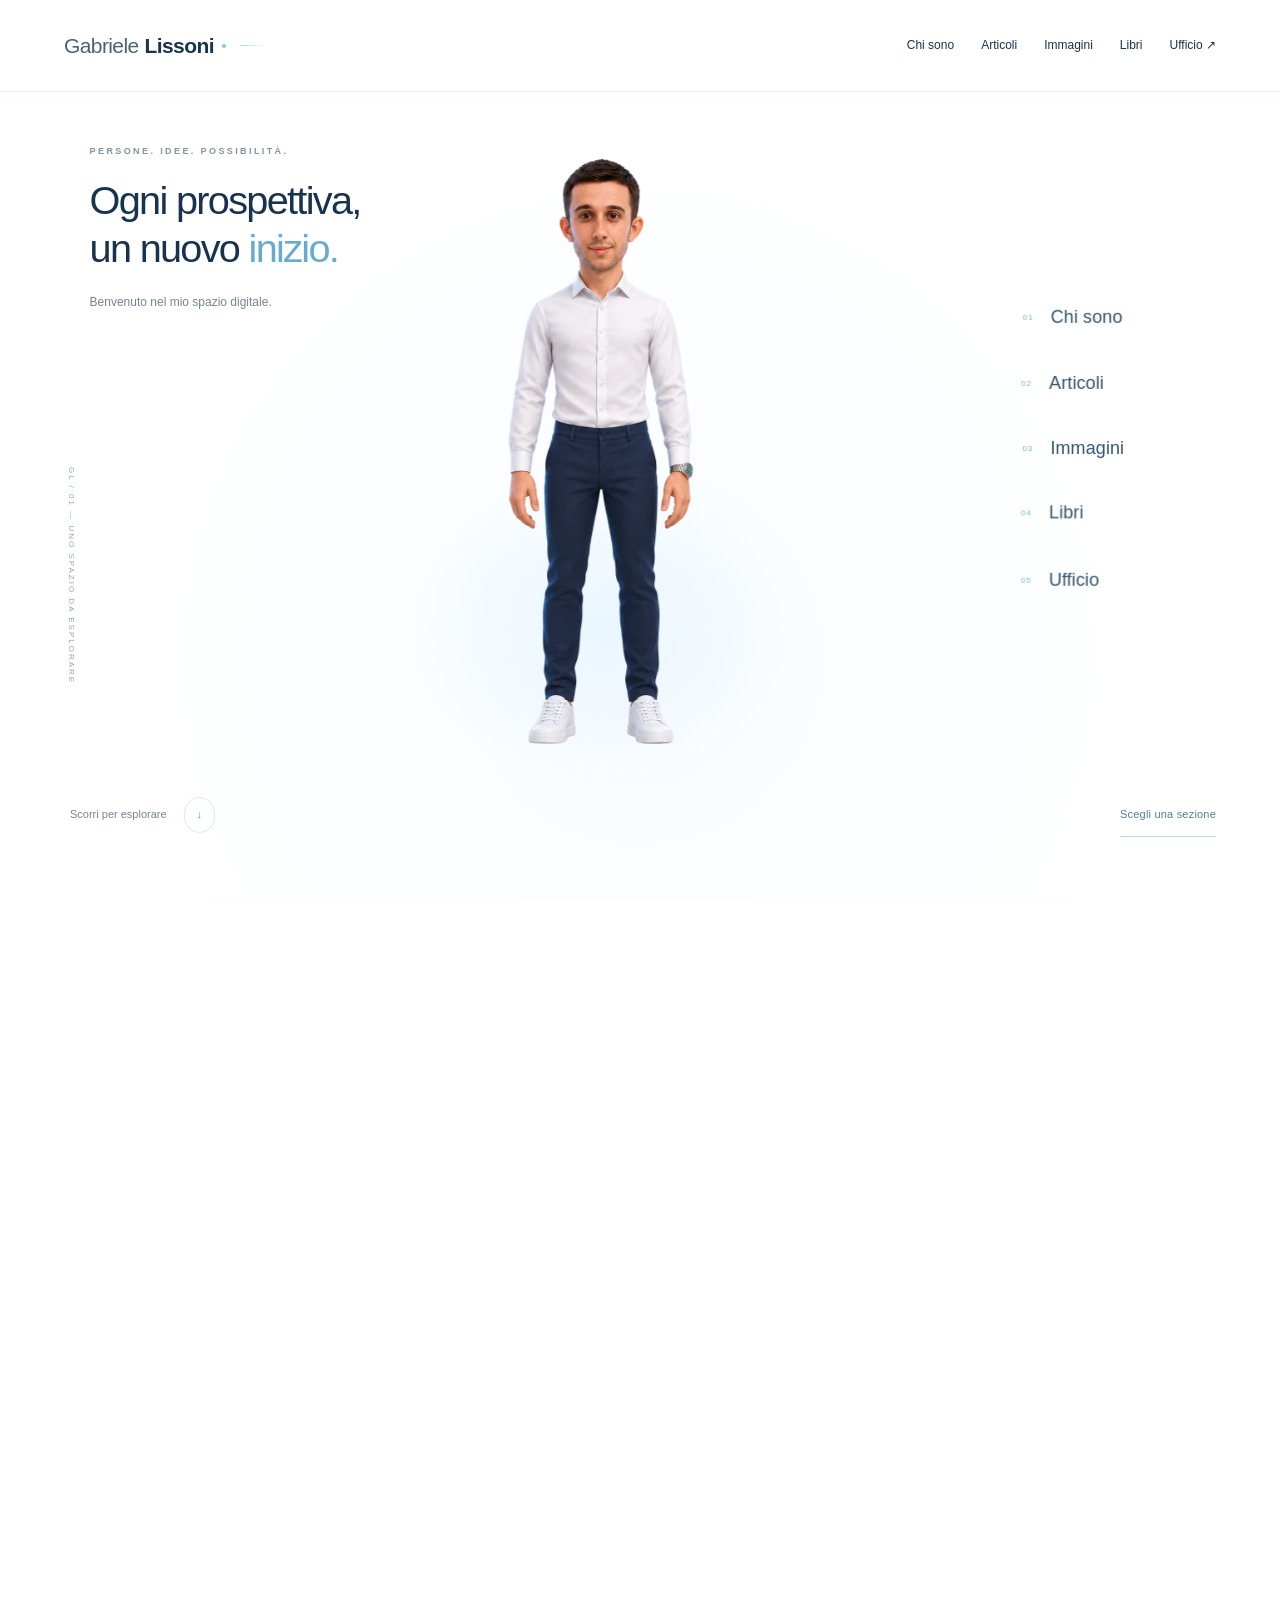
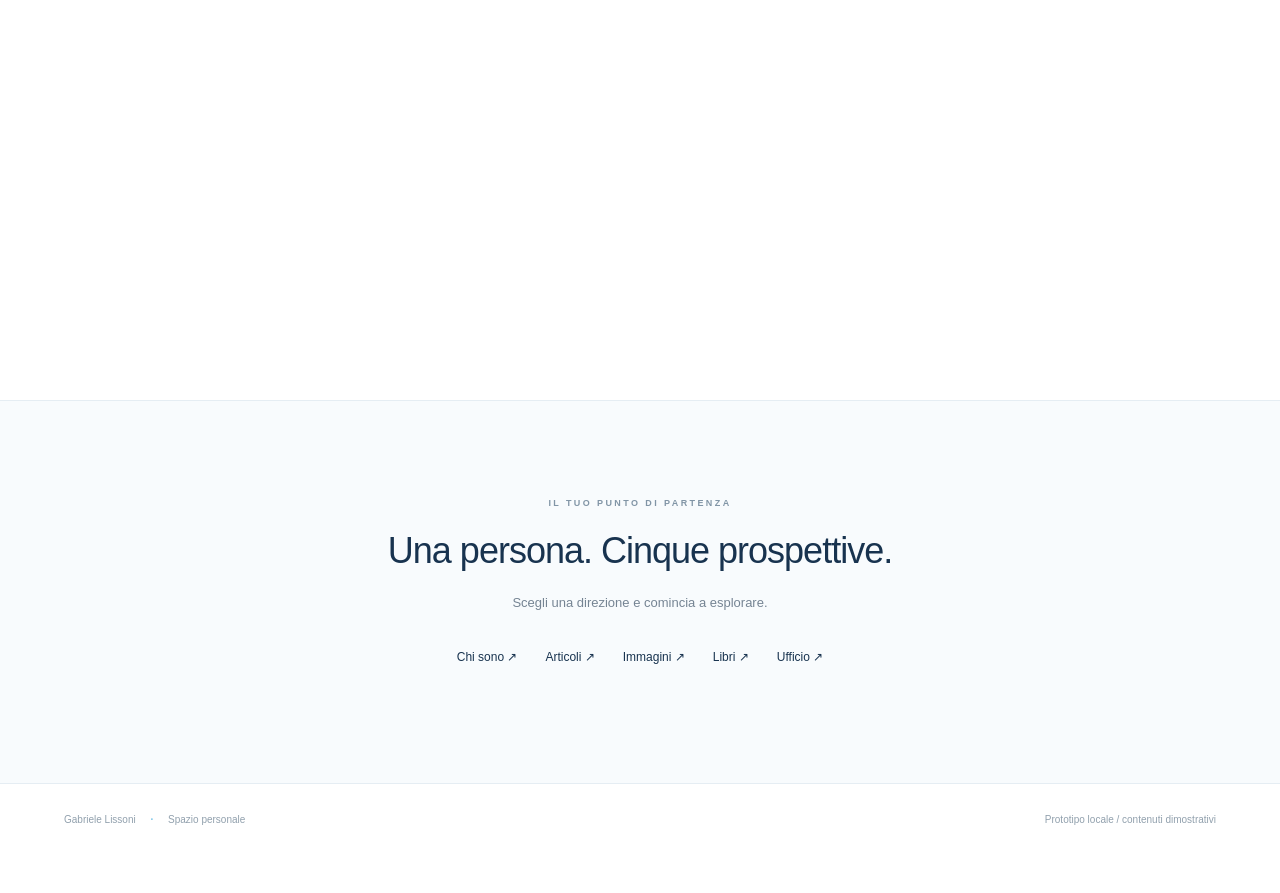
<file: index.html>
<!doctype html>
<html lang="it"><head><script>if("scrollRestoration" in history)history.scrollRestoration="manual";</script><meta charset="utf-8"><meta name="viewport" content="width=device-width,initial-scale=1"><meta name="description" content="Gabriele Lissoni: persone, idee e possibilità."><title>Gabriele Lissoni — Spazio personale</title><link rel="stylesheet" href="styles.css?v=07ac281ad873cd0d"><link rel="stylesheet" href="office.css?v=07ac281ad873cd0d"><link rel="stylesheet" href="rotation.css?v=07ac281ad873cd0d"><link rel="stylesheet" href="brand.css?v=07ac281ad873cd0d"><link rel="stylesheet" href="about.css?v=07ac281ad873cd0d"><script src="rotation.js?v=07ac281ad873cd0d" defer></script><script src="office.js?v=07ac281ad873cd0d" defer></script><script src="about.js?v=07ac281ad873cd0d" defer></script><script src="script.js?v=07ac281ad873cd0d" defer></script></head><body>
<a class="skip" href="#page">Vai al contenuto</a><header><a class="identity" href="#home" aria-label="Gabriele Lissoni, homepage"><span class="wordmark"><span>Gabriele</span><strong>Lissoni</strong><i aria-hidden="true"></i></span></a><button class="menu-toggle" aria-expanded="false" aria-controls="site-nav">Esplora ＋</button><nav id="site-nav" aria-label="Menu principale"><a href="#chi-sono">Chi sono</a><a href="#articoli">Articoli</a><a href="#immagini">Immagini</a><a href="#libri">Libri</a><a href="#ufficio">Ufficio ↗</a></nav></header>
<main id="page"><div id="home-view"><section class="scroll-story" aria-label="Esplorazione dello spazio personale"><div class="scene"><div class="scene-title"><p class="eyebrow">PERSONE. IDEE. POSSIBILITÀ.</p><h1>Ogni prospettiva,<br>un nuovo <em>inizio.</em></h1><p class="subtle">Benvenuto nel mio spazio digitale.</p></div><div class="coordinate">GL / 01 — UNO SPAZIO DA ESPLORARE</div><div class="avatar-stage"><div class="halo"></div><img id="avatar-reference" src="avatar.png?v=07ac281ad873cd0d" alt="Avatar di Gabriele a figura intera, con le braccia aperte"><canvas id="avatar-canvas" hidden aria-label="Modello 3D stilizzato dimostrativo ruotabile con lo scroll"></canvas><div class="platform"></div></div><nav class="orbit" aria-label="Esplora le sezioni"><a href="#chi-sono" class="orbit-item item-0"><span>01</span>Chi sono<i>↗</i></a><a href="#articoli" class="orbit-item item-1"><span>02</span>Articoli<i>↗</i></a><a href="#immagini" class="orbit-item item-2"><span>03</span>Immagini<i>↗</i></a><a href="#libri" class="orbit-item item-3"><span>04</span>Libri<i>↗</i></a><a href="#ufficio" class="orbit-item item-4"><span>05</span>Ufficio<i>↗</i></a></nav><div class="scene-bottom"><button id="scroll-next" class="scroll-hint">Scorri per esplorare <span>↓</span></button><button id="explore-now" class="explore-now" type="button">Esplora subito</button></div><p class="mode-caption" id="mode-caption"></p></div></section><section class="journey-end"><p class="eyebrow">IL TUO PUNTO DI PARTENZA</p><h2>Una persona. Cinque prospettive.</h2><p>Scegli una direzione e comincia a esplorare.</p><div class="end-links"><a href="#chi-sono">Chi sono ↗</a><a href="#articoli">Articoli ↗</a><a href="#immagini">Immagini ↗</a><a href="#libri">Libri ↗</a><a href="#ufficio">Ufficio ↗</a></div></section></div><section id="inner-view" class="inner-view" hidden><a class="back" href="#home">← Torna allo spazio</a><div id="page-content"></div></section></main><footer><span>Gabriele Lissoni <b>·</b> Spazio personale</span><span>Prototipo locale / contenuti dimostrativi</span></footer><noscript>Attiva JavaScript per esplorare le pagine e le schede del prototipo.</noscript></body></html>
</file>
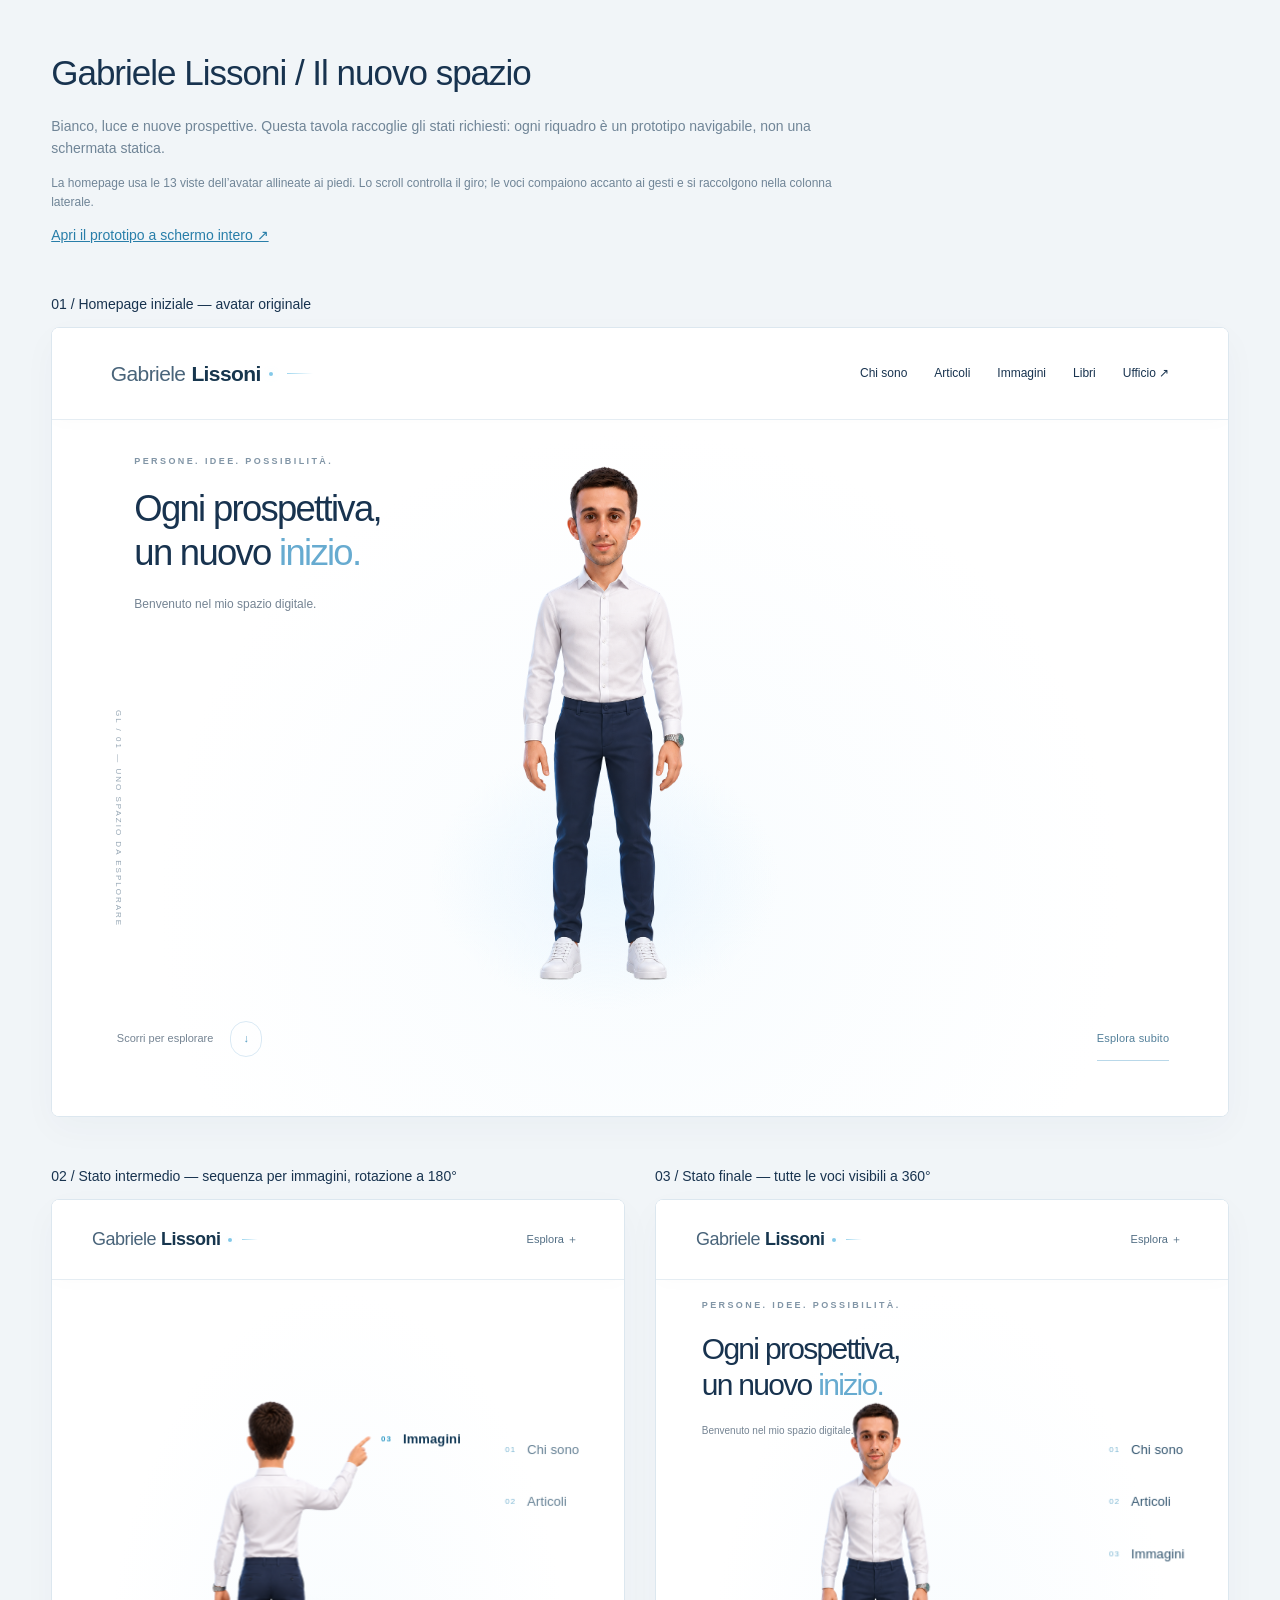
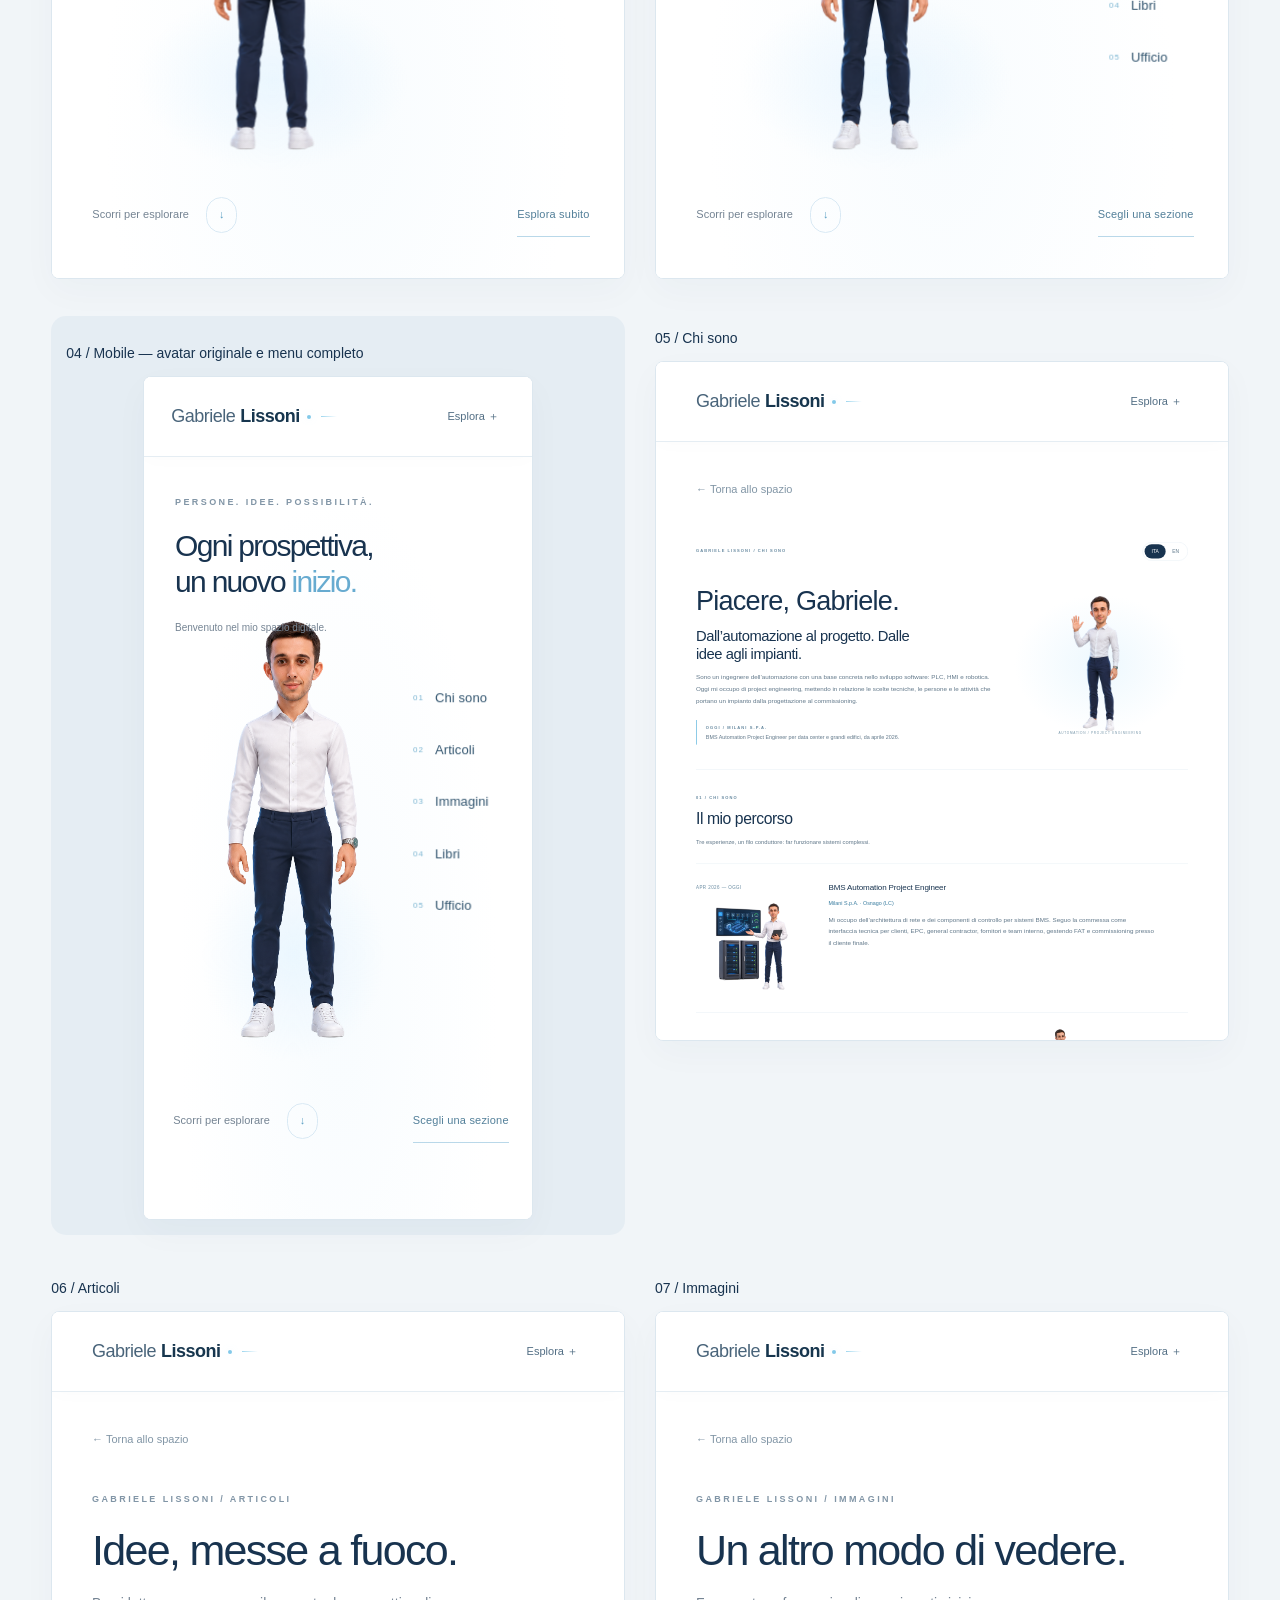
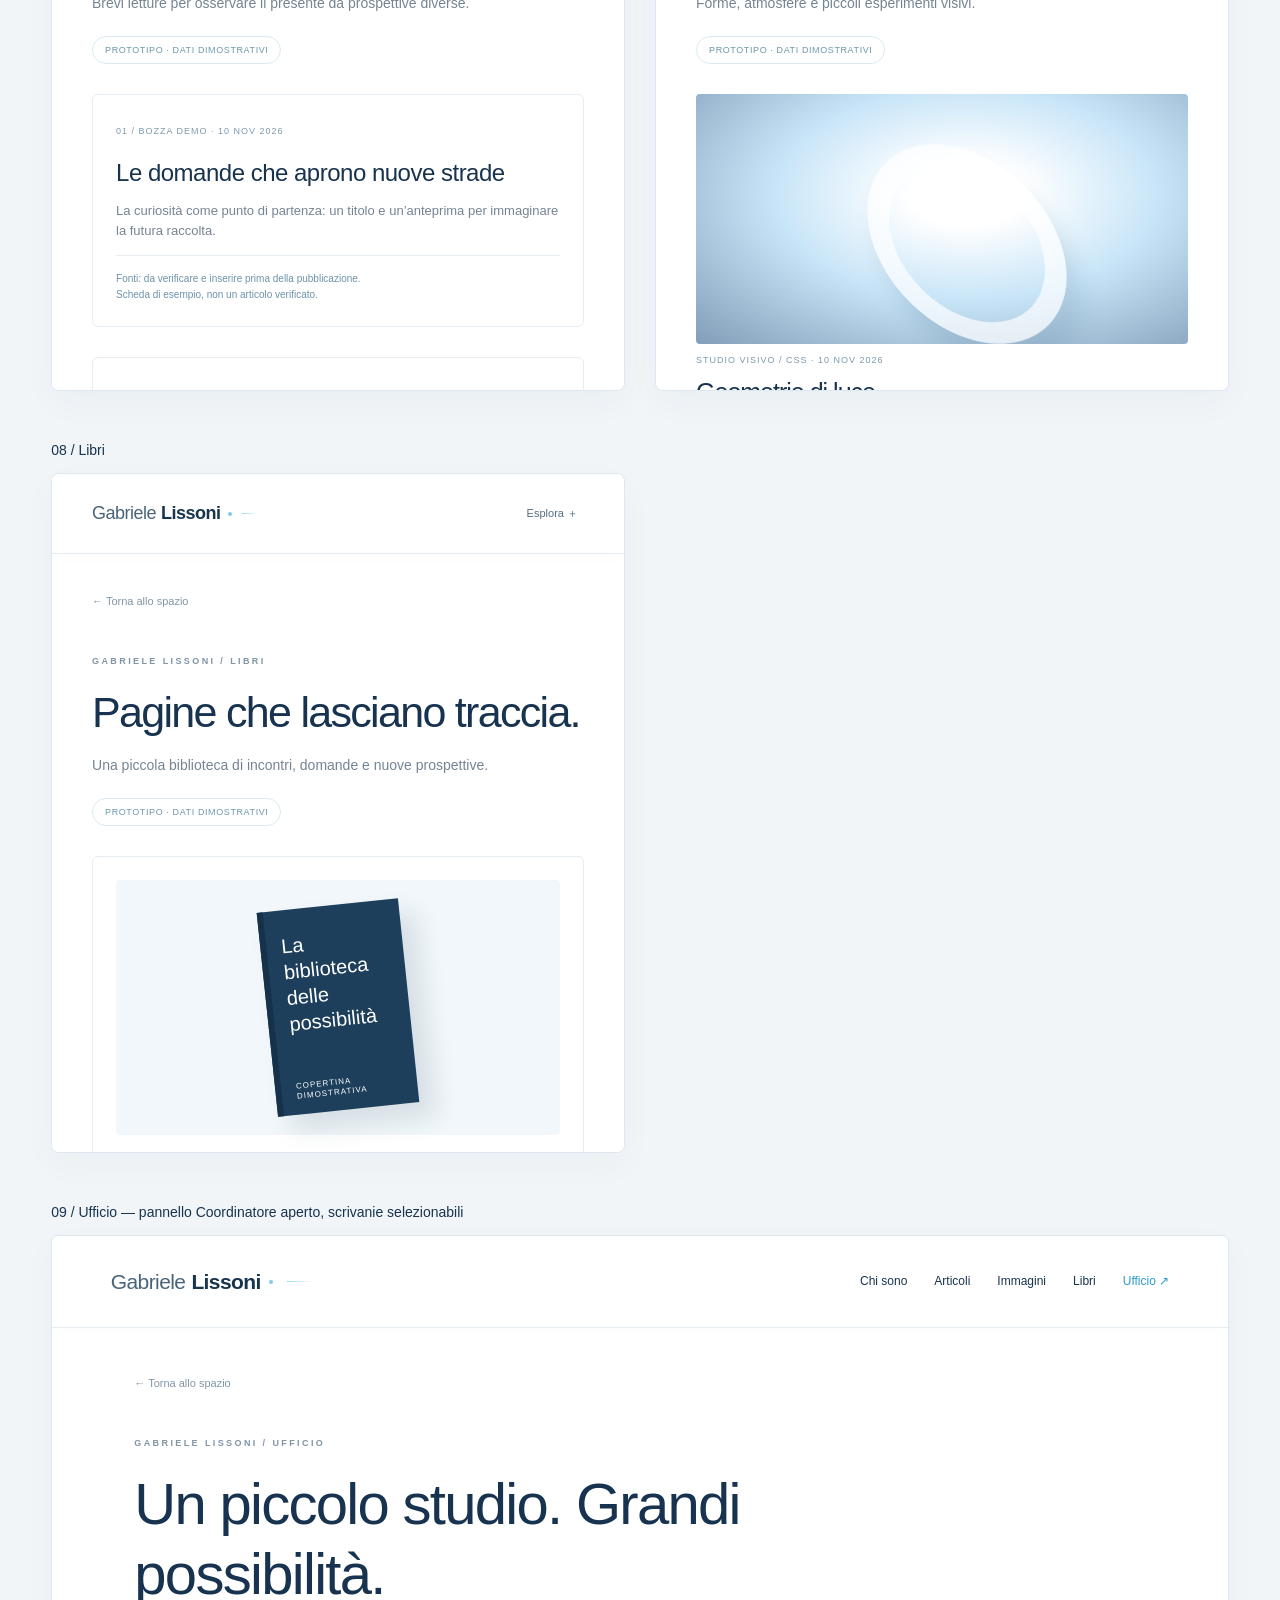
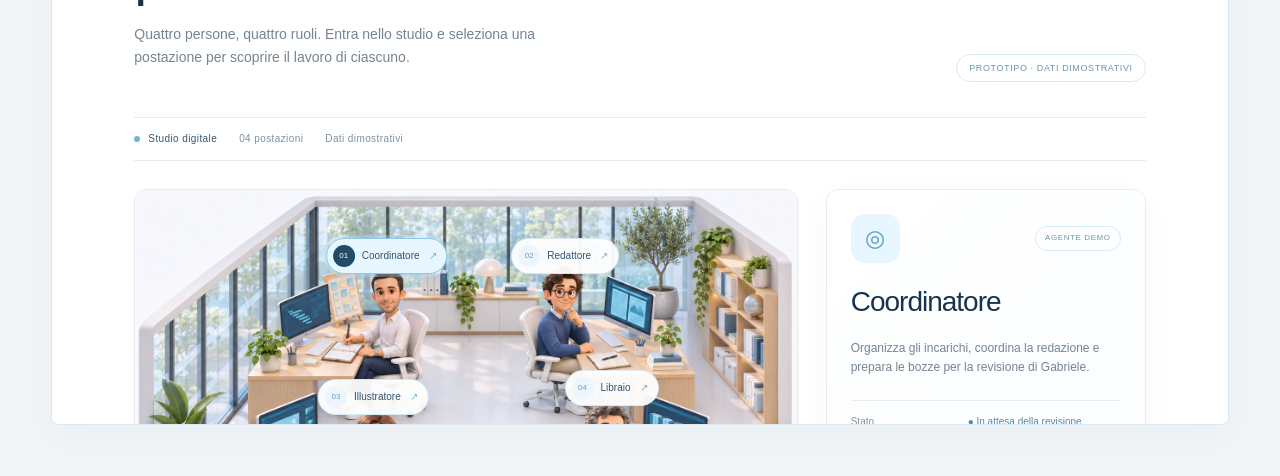
<file: review.html>
<!doctype html><html lang="it"><head><meta charset="utf-8"><meta name="viewport" content="width=device-width, initial-scale=1"><title>Gabriele Lissoni — Tavola del prototipo</title><style>*{box-sizing:border-box}body{margin:0;background:#f1f5f8;color:#18334f;font:14px/1.6 'Segoe UI',sans-serif;padding:45px 4%}h1{font-size:35px;font-weight:300;letter-spacing:-1px;margin:0 0 10px}p{color:#708597;max-width:800px}a{color:#287ea9}main{display:grid;grid-template-columns:1fr 1fr;gap:30px;margin-top:35px}article{min-width:0}h2{font-size:14px;font-weight:500}iframe{width:100%;height:680px;border:1px solid #dce7ef;border-radius:8px;background:white;box-shadow:0 12px 35px #24496608}.wide{grid-column:1/-1}.wide iframe{height:790px}.phone iframe{max-width:390px;height:844px;display:block;margin:auto}.phone{background:#e5edf3;padding:15px;border-radius:15px}.note{font-size:12px}@media(max-width:850px){main{grid-template-columns:1fr}.wide{grid-column:auto}}</style></head><body><h1>Gabriele Lissoni / Il nuovo spazio</h1><p>Bianco, luce e nuove prospettive. Questa tavola raccoglie gli stati richiesti: ogni riquadro è un prototipo navigabile, non una schermata statica.</p><p class="note">La homepage usa le 13 viste dell’avatar allineate ai piedi. Lo scroll controlla il giro; le voci compaiono accanto ai gesti e si raccolgono nella colonna laterale.</p><a href="index.html?v=07ac281ad873cd0d">Apri il prototipo a schermo intero ↗</a><main><article class="wide"><h2>01 / Homepage iniziale — avatar originale</h2><iframe title="Homepage iniziale" src="index.html?v=07ac281ad873cd0d&embed=1"></iframe></article><article><h2>02 / Stato intermedio — sequenza per immagini, rotazione a 180°</h2><iframe title="Rotazione intermedia" src="index.html?v=07ac281ad873cd0d&embed=1&preview=0.5"></iframe></article><article><h2>03 / Stato finale — tutte le voci visibili a 360°</h2><iframe title="Navigazione finale" src="index.html?v=07ac281ad873cd0d&embed=1&preview=1"></iframe></article><article class="phone"><h2>04 / Mobile — avatar originale e menu completo</h2><iframe title="Versione mobile" src="index.html?v=07ac281ad873cd0d&embed=1&preview=1"></iframe></article><article><h2>05 / Chi sono</h2><iframe title="Chi sono" loading="lazy" src="index.html?v=07ac281ad873cd0d&embed=1#chi-sono"></iframe></article><article><h2>06 / Articoli</h2><iframe title="Articoli" loading="lazy" src="index.html?v=07ac281ad873cd0d&embed=1#articoli"></iframe></article><article><h2>07 / Immagini</h2><iframe title="Immagini" loading="lazy" src="index.html?v=07ac281ad873cd0d&embed=1#immagini"></iframe></article><article><h2>08 / Libri</h2><iframe title="Libri" loading="lazy" src="index.html?v=07ac281ad873cd0d&embed=1#libri"></iframe></article><article class="wide"><h2>09 / Ufficio — pannello Coordinatore aperto, scrivanie selezionabili</h2><iframe title="Ufficio con pannello agente" loading="lazy" src="index.html?v=07ac281ad873cd0d&embed=1#ufficio"></iframe></article></main></body></html>
</file>
<file: styles.css>
:root{--ink:#18334f;--muted:#758493;--blue:#67bfe5;--line:#e5edf3;--ice:#eef8fe}*{box-sizing:border-box}html{scroll-behavior:smooth}body{margin:0;color:var(--ink);font:14px/1.6 'Segoe UI',Arial,sans-serif;background:#fff}button,a{-webkit-tap-highlight-color:transparent}button{font:inherit;cursor:pointer}a{color:inherit;text-decoration:none}button:focus-visible,a:focus-visible{outline:2px solid #2988b6;outline-offset:5px}[hidden]{display:none!important}header{height:92px;position:absolute;top:0;width:100%;padding:0 5%;display:flex;justify-content:space-between;align-items:center;z-index:20;border-bottom:1px solid #edf2f580}.identity{display:flex;gap:19px;align-items:center;font-weight:500;letter-spacing:.2px}.mark{font-size:34px;font-weight:300;letter-spacing:-4px}.mark span{color:var(--blue)}header nav{display:flex;gap:27px;font-size:12px}header nav a:hover,header nav a.active{color:#2c9bce}.menu-toggle{display:none}.skip{position:fixed;top:-100px;z-index:100;background:white;padding:10px}.skip:focus{top:0}.scroll-story{height:550vh}.scene{height:100svh;min-height:650px;position:sticky;top:0;overflow:hidden;background:radial-gradient(ellipse at 50% 73%,#edf7fd66,transparent 58%),#fff}.scene-title{position:absolute;top:16%;left:7%;z-index:4;pointer-events:none;transition:opacity .4s}.eyebrow{font-size:9px;letter-spacing:2.4px;font-weight:600;color:#8195a6;margin:0 0 19px}h1{font-size:clamp(30px,3.1vw,49px);line-height:1.2;font-weight:300;letter-spacing:-1.7px;margin:0 0 20px}h1 em{font-style:normal;color:#67abd0}.subtle{font-size:12px;color:var(--muted)}.avatar-stage{position:absolute;inset:15% 17% 14%;display:flex;justify-content:center;align-items:center;isolation:isolate}.avatar-stage img{height:100%;max-width:100%;object-fit:contain;mix-blend-mode:multiply;z-index:2;position:relative}.avatar-stage canvas{height:100%;width:100%;z-index:2}.halo{position:absolute;bottom:-2%;width:65%;height:50%;background:radial-gradient(ellipse,#d4edff66,transparent 67%);z-index:0}.platform{position:absolute;width:46%;height:7%;border:1px solid #bfe4f6;border-radius:50%;bottom:.5%;background:linear-gradient(180deg,#fff,#f5faff);box-shadow:0 0 19px #b0ddfa4a,0 19px 30px #18334f14;z-index:1}.coordinate{position:absolute;left:5%;bottom:24%;writing-mode:vertical-rl;font-size:8px;letter-spacing:2px;color:#94a5b3}.scene-bottom{position:absolute;bottom:7%;left:5%;right:5%;display:flex;justify-content:space-between;align-items:center;z-index:6}.scroll-hint{background:none;border:0;color:var(--muted);font-size:11px;display:flex;gap:17px;align-items:center}.scroll-hint span{border:1px solid #d9e9f4;border-radius:20px;padding:8px 12px;color:#589dc2}.progress{display:flex;align-items:center;gap:12px;font-size:9px;color:#8c9dac;font-variant-numeric:tabular-nums}.progress>div{width:100px;height:2px;background:#e6eff4}.progress i{display:block;height:100%;width:0;background:#79bddf}#view-toggle{border:0;background:none;color:#6a8ca3;font-size:10px}.mode-caption{position:absolute;bottom:2%;width:100%;text-align:center;font-size:9px;color:#8b9bab;letter-spacing:.4px}.orbit{position:absolute;inset:0;z-index:5;pointer-events:none}.orbit-item{position:absolute;display:flex;align-items:center;gap:16px;min-width:190px;padding:14px 20px;background:#ffffffed;box-shadow:0 8px 36px #32608b08;border:1px solid #e2edf4;border-radius:4px;opacity:0;visibility:hidden;pointer-events:none;transform:translateX(var(--entry,20px));transition:opacity .45s,transform .65s cubic-bezier(.2,.7,.2,1),top .65s,left .65s,right .65s;font-size:17px;font-weight:400}.orbit-item.revealed{opacity:1;visibility:visible;pointer-events:auto;transform:translateX(0)}.orbit-item:hover{background:#f3faff;border-color:#a6d9f1;box-shadow:0 8px 25px #4189bb13}.orbit-item span{font-size:8px;color:#68b7df;letter-spacing:1px}.orbit-item i{font-style:normal;margin-left:auto;color:#77b8d9;font-size:14px}.item-0{left:69%;top:36%}.item-1{right:69%;top:45%;--entry:-20px}.item-2{left:69%;top:55%}.item-3{right:69%;top:64%;--entry:-20px}.item-4{left:69%;top:73%}.journey-end{text-align:center;padding:95px 24px 115px;background:#f8fbfd;border-top:1px solid var(--line)}h2{font-size:36px;letter-spacing:-1px;line-height:1.2;font-weight:300;margin:0 0 20px}.journey-end>p:not(.eyebrow){color:var(--muted);font-size:13px}.end-links{display:flex;justify-content:center;gap:28px;margin-top:35px;font-size:12px}.end-links a:hover{color:#3b9bc8}footer{padding:28px 5% 65px;display:flex;justify-content:space-between;color:#91a0ad;font-size:10px;border-top:1px solid var(--line)}footer b{color:#76c3e8;margin:0 12px}.preview-tools{position:fixed;bottom:10px;left:50%;transform:translateX(-50%);z-index:40;display:flex;align-items:center;gap:4px;background:#fffffff2;border:1px solid var(--line);padding:5px 7px;border-radius:30px;box-shadow:0 5px 25px #254d7010;white-space:nowrap}.preview-tools>span{font-size:7px;letter-spacing:1px;color:#90a0ad;margin:0 8px}.preview-tools button{border:0;background:transparent;padding:5px 11px;color:#657f93;font-size:10px;border-radius:20px}.preview-tools button:hover,.preview-tools button[aria-pressed=true]{background:var(--ice);color:var(--ink)}.inner-view{padding:135px 7% 90px;min-height:calc(100svh - 90px);max-width:1440px;margin:auto}.back{font-size:11px;color:#8296a6;display:inline-block;margin-bottom:43px}.page-head{display:flex;justify-content:space-between;align-items:end;gap:30px;margin-bottom:50px}.page-head h1{font-size:58px;margin-bottom:15px}.page-head p:not(.eyebrow){color:var(--muted);max-width:450px;font-size:14px}.demo{font-size:9px;letter-spacing:.6px;border:1px solid #daeaf3;border-radius:30px;padding:6px 12px;color:#6c96ac;white-space:nowrap}.about-layout{display:grid;grid-template-columns:1fr 1fr;gap:80px;align-items:center}.portrait{height:500px;background:#f5faff;border-radius:8px;overflow:hidden}.portrait img{height:100%;width:100%;object-fit:contain;mix-blend-mode:multiply}.about-copy h2{font-size:29px}.about-copy p{color:var(--muted);line-height:1.9}.pills{display:flex;gap:8px;flex-wrap:wrap;margin:22px 0 35px}.pills span{font-size:11px;padding:7px 15px;border:1px solid var(--line);border-radius:30px}.content-grid{display:grid;grid-template-columns:repeat(3,1fr);gap:30px}.content-card{border:1px solid var(--line);padding:23px;border-radius:6px}.content-card h2{font-size:24px;margin:18px 0 13px;letter-spacing:-.5px}.content-card p{font-size:13px;color:var(--muted)}.meta{font-size:9px;color:#7a99ae;letter-spacing:1px}.source{font-size:10px;color:#6d92aa;border-top:1px solid var(--line);padding-top:15px}.artwork{height:250px;position:relative;overflow:hidden;border-radius:4px;background:radial-gradient(ellipse at 55% 40%,#fff 15%,#c8e5f8 50%,#819db8)}.artwork:before{content:'';position:absolute;border:25px solid #ffffffb0;border-radius:50%;height:180px;width:180px;left:calc(50% - 90px);top:35px;box-shadow:15px 25px 30px #365b7c29;transform:rotateX(35deg) rotateY(30deg)}.artwork.two{background:linear-gradient(130deg,#ebf7ff,#a1bfd0)}.artwork.two:before{border-radius:10px;transform:rotate(35deg);border-width:40px}.artwork.three{background:radial-gradient(circle at 70% 20%,#fff,#dfedf4,#8cacc3)}.artwork.three:before{border-width:1px;box-shadow:20px 20px 0 #f2faff,40px 40px 0 #cde3ee;transform:rotate(-25deg)}.book-cover{height:255px;background:#f1f7fa;display:grid;place-items:center;border-radius:4px}.book-object{height:205px;width:142px;background:#1d3f5b;color:white;border-left:6px solid #16324a;padding:23px 15px;box-shadow:15px 16px 25px #203e5b20;transform:rotate(-6deg);font-size:20px;font-weight:300;line-height:1.3}.book-object small{display:block;font-size:8px;letter-spacing:1px;margin-top:45px}.book-cover.light .book-object{background:#d7e9f3;color:#284d66;border-color:#b4cfdf}.book-cover.gray .book-object{background:#788d9d;border-color:#5f7486}.office-layout{display:grid;grid-template-columns:1.5fr 1fr;gap:35px;align-items:center}.room-wrap{height:440px;position:relative;background:radial-gradient(ellipse,#edf7fe,white 68%);overflow:hidden}.room{position:absolute;left:50%;top:45%;width:340px;height:290px;transform:translate(-50%,-50%) rotateX(55deg) rotateZ(-38deg);transform-style:preserve-3d;background:linear-gradient(45deg,#e5f1fa,#fff);border:1px solid #d2e6f4;box-shadow:-20px 35px 55px #3d739b18}.wall-a,.wall-b{position:absolute;background:#f4faffd9;border:1px solid #deedf7;transform-origin:bottom}.wall-a{width:340px;height:120px;bottom:100%;transform:rotateX(-90deg)}.wall-b{height:290px;width:120px;right:100%;top:0;transform-origin:right;transform:rotateY(90deg)}.station{position:absolute;width:95px;height:68px;background:#fff;border:1px solid #c6dfed;box-shadow:7px 9px 0 #d6e8f4;transform:translateZ(27px);color:#376282;padding:0;transform-style:preserve-3d}.station:hover,.station[aria-pressed=true]{background:#dcf3ff;box-shadow:7px 9px 0 #b4d9ee,0 0 25px #8ed8fc80}.station.one{top:35px;left:35px}.station.two{top:40px;right:30px}.station.three{bottom:35px;left:115px}.monitor{position:absolute;width:40px;height:28px;background:#203e58;border:4px solid #ddebf4;top:8px;left:25px;transform:rotateX(-65deg) translateZ(12px)}.little-agent{position:absolute;width:25px;height:33px;background:#6b9cb9;border-radius:12px 12px 6px 6px;top:61px;left:35px;transform:rotateX(-55deg) translateZ(20px)}.little-agent:before{content:'';position:absolute;width:20px;height:20px;background:#e9c4a5;border-radius:50%;left:2px;top:-16px;box-shadow:0 -4px 0 #334d63}.station-label{position:absolute;top:100px;left:-5px;font-size:9px;white-space:nowrap;transform:rotateZ(38deg) rotateX(-55deg);background:#fff;padding:3px 8px;border-radius:20px;border:1px solid #d8e9f3}.plant{position:absolute;bottom:20px;right:20px;font-size:50px;color:#8abbbb;transform:rotateX(-55deg)}.room-caption{position:absolute;bottom:10px;width:100%;text-align:center;color:#8b9dac;font-size:10px}.agent-panel{border:1px solid var(--line);border-radius:9px;padding:28px;background:linear-gradient(135deg,#fff,#f9fcff);box-shadow:0 15px 50px #264f7408}.agent-top{display:flex;justify-content:space-between;align-items:center}.agent-icon{height:44px;width:44px;display:grid;place-items:center;border-radius:14px;background:#e8f6ff;font-size:23px;color:#619fc2}.agent-panel h2{margin-top:20px;font-size:28px}.agent-panel>p{font-size:12px;color:var(--muted)}dl{margin:23px 0 0}dl>div{display:grid;grid-template-columns:115px 1fr;gap:12px;padding:11px 0;border-top:1px solid var(--line);font-size:11px}dt{color:#8293a0}dd{margin:0}.status{color:#508ba9}.agent-tabs{display:flex;gap:8px;margin-top:15px}.agent-tabs button{background:#fff;border:1px solid var(--line);border-radius:20px;color:#7892a4;font-size:10px;padding:7px 12px}.agent-tabs button[aria-pressed=true]{background:var(--ice);border-color:#b6ddef}.mobile-sim{background:#eaf0f4}.mobile-sim header,.mobile-sim main,.mobile-sim footer{max-width:390px;margin-inline:auto;background:#fff}.mobile-sim header{left:50%;transform:translateX(-50%);width:390px}.mobile-sim .scene{min-height:740px}.mobile-sim .scene-title{top:14%;left:8%}.mobile-sim h1{font-size:31px}.mobile-sim .avatar-stage{inset:29% 3% 25%}.mobile-sim .coordinate,.mobile-sim .progress{display:none}.mobile-sim .orbit-item{min-width:112px;font-size:13px;padding:9px 10px;gap:7px}.mobile-sim .item-0{left:65%;top:38%}.mobile-sim .item-1{right:65%;top:46%}.mobile-sim .item-2{left:65%;top:54%}.mobile-sim .item-3{right:65%;top:62%}.mobile-sim .item-4{left:65%;top:70%}.mobile-sim header nav{display:none}.mobile-sim .content-grid,.mobile-sim .about-layout,.mobile-sim .office-layout{grid-template-columns:1fr}.mobile-sim .end-links{flex-wrap:wrap}.mobile-sim .page-head{display:block}.mobile-sim .page-head h1{font-size:42px}.mobile-sim .room{scale:.75}.mobile-sim footer{flex-direction:column;gap:10px}.mobile-sim .menu-toggle{display:block}.mobile-sim header nav.open{display:flex;position:absolute;top:80px;background:white;left:0;right:0;padding:22px;flex-wrap:wrap}.mobile-sim .inner-view{padding-inline:22px}.mobile-sim .room-wrap{height:350px}@media(max-width:700px){header{height:80px;padding-inline:7%}.identity{gap:14px;font-size:12px}.menu-toggle{display:block;border:0;background:none;color:#526e84;font-size:11px}header nav{display:none}header nav.open{display:flex;position:absolute;top:80px;background:white;left:0;right:0;padding:25px;gap:22px;flex-wrap:wrap;border-bottom:1px solid var(--line)}.scene{min-height:700px}.scene-title{top:14%;left:8%}h1{font-size:32px}.avatar-stage{inset:29% 3% 25%}.coordinate{display:none}.orbit-item{min-width:112px;font-size:13px;padding:9px 10px;gap:7px}.item-0{left:65%;top:38%}.item-1{right:65%;top:46%}.item-2{left:65%;top:54%}.item-3{right:65%;top:62%}.item-4{left:65%;top:70%}.scene-bottom{bottom:10%;left:6%;right:6%}.progress{display:none}.mode-caption{bottom:6%;font-size:8px}.end-links{flex-wrap:wrap;gap:20px}.journey-end h2{font-size:29px}.preview-tools>span{display:none}.preview-tools button{padding:5px 10px}.inner-view{padding:115px 7% 60px}.page-head{display:block;margin-bottom:30px}.page-head h1{font-size:43px}.page-head .demo{display:inline-block;margin-top:8px}.content-grid,.about-layout,.office-layout{grid-template-columns:1fr}.about-layout{gap:30px}.portrait{height:380px}.room{scale:.8}.room-wrap{height:360px}.office-layout{gap:12px}.agent-panel{padding:23px}footer{flex-direction:column;gap:10px;padding-bottom:70px}.scene-title .subtle{font-size:10px}}@media(prefers-reduced-motion:reduce){html{scroll-behavior:auto}*,*:before,*:after{transition:none!important}}
.embedded .preview-tools{display:none}.embedded footer{padding-bottom:28px}.mobile-sim .menu-toggle{border:0;background:none;color:#526e84;font-size:11px}.mobile-sim .scene-bottom{bottom:10%}.mobile-sim .mode-caption{bottom:6%}
</file>
<file: office.css>
.studio-summary{display:flex;align-items:center;gap:22px;border-block:1px solid var(--line);padding:13px 0;margin:-15px 0 28px;color:#7b90a0;font-size:10px;letter-spacing:.4px}.studio-summary span:first-child{color:#335773;display:flex;align-items:center;gap:8px}.studio-summary i{height:6px;width:6px;background:#72b5d5;border-radius:50%}.office-experience{display:grid;grid-template-columns:minmax(0,1fr) 320px;gap:28px;align-items:start}.studio-main{min-width:0}.studio-scene{position:relative;border:1px solid #e5edf3;border-radius:12px;background:#f9fcfe;overflow:hidden;isolation:isolate}.studio-scene>img{display:block;width:100%;height:auto;aspect-ratio:3/2;object-fit:contain}.studio-hotspots{position:absolute;inset:0;pointer-events:none}.studio-hotspot{position:absolute;display:flex;align-items:center;gap:7px;pointer-events:auto;border:1px solid #d7e8f3;background:#fffffff0;box-shadow:0 3px 15px #153c5b15;border-radius:30px;padding:6px 10px 6px 6px;font-size:10px;color:#345470;transition:background .2s,box-shadow .2s;transform:translate(-50%,-50%);white-space:nowrap}.spot-number{width:22px;height:22px;border-radius:50%;display:grid;place-items:center;background:#edf6fc;color:#6c9db9;font-size:8px}.spot-arrow{color:#80b4cf;margin-left:2px}.studio-hotspot:hover,.studio-hotspot[aria-pressed=true]{background:#e8f7ff;border-color:#91c9e4;box-shadow:0 0 0 3px #c1eaff55,0 5px 15px #336f9320}.studio-hotspot[aria-pressed=true] .spot-number{background:#224b68;color:white}.spot-coordinatore{left:29%;top:35%}.spot-redattore{left:69%;top:36%}.spot-illustratore{left:30%;top:73%}.spot-libraio{left:71%;top:75%}.studio-zoom{position:absolute;bottom:13px;right:13px;border:1px solid #dbe9f2;background:#fffffff2;color:#496d87;border-radius:30px;padding:6px 12px;display:flex;gap:7px;align-items:center;font-size:15px}.studio-zoom span{font-size:9px}.studio-caption{display:flex;justify-content:space-between;gap:15px;font-size:10px;color:#6d8699;margin:13px 3px 22px}.studio-caption span{color:#96a5b0}.studio-roster{display:grid;grid-template-columns:repeat(2,minmax(0,1fr));gap:9px}.studio-roster button{display:flex;align-items:center;gap:12px;background:#fff;border:1px solid #e3ecf3;border-radius:8px;padding:13px;text-align:left;color:#3a5a73}.studio-roster button:hover,.studio-roster button[aria-pressed=true]{background:#f1f9fe;border-color:#badced}.roster-icon{display:grid;place-items:center;background:#edf6fc;width:35px;height:35px;border-radius:10px;color:#6ba3c1;font-size:20px}.studio-roster small{display:block;font-size:7px;letter-spacing:1.1px;color:#8da2b1}.studio-roster strong{display:block;font-size:12px;font-weight:500}.roster-arrow{margin-left:auto;color:#89b8d0}.studio-panel{position:sticky;top:24px;padding:24px;border-radius:12px;box-shadow:0 10px 35px #244b6d08}.studio-panel .agent-icon{width:49px;height:49px}.studio-panel h2{margin-top:22px;font-size:28px}.studio-panel dl>div{grid-template-columns:105px minmax(0,1fr);font-size:10px;padding-block:13px}.studio-panel .demo{font-size:8px;padding:5px 9px}.studio-footnote{font-size:9px;color:#8ca0af;margin:24px 0 0}.studio-lightbox{border:1px solid #d5e6f1;border-radius:12px;padding:45px 12px 12px;max-width:95vw;max-height:95svh;background:white}.studio-lightbox::backdrop{background:#16334f80;backdrop-filter:blur(8px)}.studio-lightbox img{display:block;width:auto;max-width:100%;max-height:calc(90svh - 60px);object-fit:contain;margin:auto}.studio-lightbox>button{position:absolute;top:10px;right:15px;border:0;background:#eef6fc;color:#355e79;border-radius:25px;padding:6px 13px;font-size:11px}.mobile-sim .office-experience{grid-template-columns:1fr}.mobile-sim .studio-panel{position:static}.mobile-sim .studio-caption{display:block}.mobile-sim .studio-caption span{display:block}.mobile-sim .studio-hotspot{padding:4px;font-size:8px;gap:4px}.mobile-sim .spot-number{width:17px;height:17px;font-size:7px}.mobile-sim .spot-arrow{display:none}.mobile-sim .studio-summary{gap:12px;font-size:8px}.mobile-sim .studio-roster button{padding:9px;gap:8px}.mobile-sim .studio-roster strong{font-size:11px}.mobile-sim .studio-zoom{padding:3px 8px;bottom:5px;right:5px}.mobile-sim .studio-zoom span{display:none}@media(max-width:1050px){.office-experience{grid-template-columns:minmax(0,1fr) 285px;gap:18px}.studio-panel{padding:20px}.studio-caption{display:block}.studio-caption span{display:block}}@media(max-width:800px){.office-experience{grid-template-columns:1fr}.studio-panel{position:static}.studio-summary{font-size:9px;gap:15px}.studio-roster{margin-bottom:8px}}@media(max-width:500px){.studio-hotspot{padding:4px;font-size:8px;gap:4px}.spot-number{width:17px;height:17px;font-size:7px}.spot-arrow{display:none}.studio-summary{gap:12px;font-size:8px}.studio-roster button{padding:9px;gap:8px}.studio-roster strong{font-size:11px}.studio-zoom{padding:3px 8px;bottom:5px;right:5px}.studio-zoom span{display:none}}
.spot-coordinatore{left:38%;top:15%}.spot-redattore{left:65%;top:15%}.spot-illustratore{left:36%;top:47%}.spot-libraio{left:72%;top:45%}
.studio-person{position:absolute;pointer-events:auto;border:1px solid transparent;background:transparent;border-radius:25%;cursor:pointer;transition:background .2s,border-color .2s}.studio-person:hover{background:#d5edff18;border-color:#a1cfe877}.person-coordinatore{left:31%;top:20%;width:13%;height:32%}.person-redattore{left:59%;top:20%;width:12%;height:31%}.person-illustratore{left:29%;top:51%;width:14%;height:37%}.person-libraio{left:65%;top:49%;width:13%;height:39%}.studio-hotspot{z-index:2}
</file>
<file: rotation.css>
.image-rotation .scroll-story{height:650vh}.image-rotation .avatar-stage{inset:15% 29% 14% 23%}.rotation-stack{height:100%;aspect-ratio:2/3;position:relative;z-index:2;flex-shrink:0;mix-blend-mode:multiply}.avatar-stage .rotation-frame{position:absolute;inset:0;display:block;width:100%;height:100%;max-width:none;object-fit:fill;will-change:opacity;mix-blend-mode:normal;pointer-events:none}.image-rotation .platform{width:40%;bottom:1%;height:5%;transform:translateY(-25%)}.image-rotation .orbit-item{min-width:0;margin:0;padding:13px 15px;font-size:16px;gap:12px;transform:translateY(5px);transition:opacity .2s,transform .25s,border-color .2s,background .2s;will-change:left,top,opacity;z-index:5}.image-rotation .orbit-item.revealed{transform:none}.image-rotation .orbit-item:not(.collected){border-color:#a8d6ee;background:#f5fbffff;box-shadow:0 5px 25px #4f97c51a}.image-rotation .orbit-item.collected{box-shadow:0 4px 18px #32608b06}.image-rotation .scene-title{z-index:3}.image-rotation .mode-caption{font-variant-numeric:tabular-nums}.mobile-sim.image-rotation .avatar-stage{inset:27% 23% 19% 0}.mobile-sim.image-rotation .orbit-item{font-size:12px;gap:7px;padding:9px 10px}.mobile-sim.image-rotation .platform{width:55%;bottom:1%}@media(max-width:700px){.image-rotation .avatar-stage{inset:27% 23% 19% 0}.image-rotation .orbit-item{font-size:12px;gap:7px;padding:9px 10px}.image-rotation .platform{width:55%;bottom:1%}.image-rotation .scene-title{top:14%}.image-rotation .scene-title h1{font-size:30px}.image-rotation .scene-title .subtle{margin-top:8px}.image-rotation .scene-bottom{bottom:9%}.image-rotation .mode-caption{bottom:5%}}
@media(prefers-reduced-motion:reduce){.image-rotation .orbit-item{transition:none}}

/* Navigation labels: free typography, fixed line boxes, no cards or overflowing arrows. */
.image-rotation .orbit .orbit-item{display:flex;align-items:center;justify-content:flex-start;box-sizing:border-box;padding:0 3px;gap:10px;border:0!important;border-radius:0;background:transparent!important;box-shadow:none!important;white-space:nowrap;line-height:1.2;font-size:18px;font-weight:400;letter-spacing:.1px;transition:color .2s;will-change:transform,opacity;overflow:hidden;visibility:visible;opacity:0;min-height:0;min-width:0}.image-rotation .orbit .orbit-item i{display:none}.image-rotation .orbit .orbit-item span{flex:0 0 18px;font-size:8px;color:#79b4d1;letter-spacing:1px}.image-rotation .orbit .orbit-item:hover{color:#298ab9}.image-rotation .orbit .orbit-item:after{content:"";position:absolute;bottom:3px;left:31px;width:22px;height:1px;background:#91cee8;transform:scaleX(0);transform-origin:left;transition:transform .2s}.image-rotation .orbit .orbit-item:hover:after,.image-rotation .orbit .orbit-item:focus-visible:after{transform:scaleX(1)}.mobile-sim.image-rotation .orbit .orbit-item{font-size:13px;gap:6px}.mobile-sim.image-rotation .orbit .orbit-item span{flex-basis:16px}@media(max-width:700px){.image-rotation .orbit .orbit-item{font-size:13px;gap:6px}.image-rotation .orbit .orbit-item span{flex-basis:16px}}


/* No platform or luminous ring beneath the avatar. */
.image-rotation .avatar-stage .platform{display:none}


/* Visitor-facing journey: short scroll, a point before each label, and a direct route. */
.image-rotation .scroll-story{height:400svh}.image-rotation .orbit .orbit-item.collected{color:#637f93}.image-rotation .orbit .orbit-item.latest{color:#153b58;font-weight:600}.image-rotation .orbit .orbit-item.latest span{color:#319bc6}.image-rotation .orbit .orbit-item:hover,.image-rotation .orbit .orbit-item:focus-visible{color:#1d82af}.image-rotation .journey-complete .orbit .orbit-item{color:#31546e;font-weight:400}.explore-now{border:0;border-bottom:1px solid #b9d8e9;border-radius:0;background:transparent;padding:8px 0;color:#527f99;font-size:11px;letter-spacing:.2px;transition:color .2s,border-color .2s}.explore-now:hover{color:#196f99;border-color:#65b9dd}.scene-bottom .scroll-hint{min-height:44px}.scene-bottom .explore-now{min-height:44px}.mobile-sim.image-rotation .scroll-story{height:360svh}.mobile-sim .orbit .orbit-item{min-height:44px!important}@media(max-width:700px){.image-rotation .scroll-story{height:360svh}.image-rotation .orbit .orbit-item{min-height:44px!important}.explore-now{font-size:11px}}


/* A stopped scroll must always show one sharp pose, never a frozen crossfade. */
.avatar-stage .rotation-frame{transition:none!important;animation:none!important}
</file>
<file: brand.css>
/* Shared wordmark, independent of the Chi sono page module. */
html{scroll-padding-top:108px}
body>header{position:fixed;top:0;z-index:50;background:rgba(255,255,255,.94);backdrop-filter:blur(14px);-webkit-backdrop-filter:blur(14px);border-bottom:1px solid #e5edf3;box-shadow:0 3px 18px #18334f04}
body>header nav.open{max-height:calc(100svh - 92px);overflow-y:auto;overscroll-behavior:contain}
.studio-panel{top:116px}
@media(max-width:700px){html{scroll-padding-top:96px}body>header nav.open{max-height:calc(100svh - 80px)}.studio-panel{top:104px}}
header .identity{gap:0;font-size:21px;letter-spacing:-.6px;line-height:1.2}
.wordmark{display:inline-flex;align-items:baseline;gap:6px;position:relative;padding:7px 0}
.wordmark>span{font-weight:300;color:#49647a}
.wordmark>strong{font-weight:600;color:#17364e}
.wordmark>i{display:block;width:4px;height:4px;border-radius:50%;background:#83c9e9;margin-left:2px;align-self:center;box-shadow:0 0 10px #83c9e933}
header .identity:after{content:'';width:26px;height:1px;background:linear-gradient(90deg,#a0d7ef,transparent);margin-left:14px;transition:width .2s}
header .identity:hover:after{width:36px}
.mobile-sim header .identity{font-size:18px;letter-spacing:-.5px}
@media(max-width:700px){header .identity{font-size:18px;letter-spacing:-.5px}header .identity:after{width:16px;margin-left:10px}.wordmark{gap:5px}}
</file>
<file: about.css>
/* All rules are limited to this page, including the mobile preview. */
.about-viewport{width:100%;max-width:1100px;margin:auto;position:relative;visibility:hidden}
.about-page{width:1100px;max-width:none;margin:0;container-type:inline-size;transform-origin:top left;display:flow-root}
.about-page .about-top{display:flex;justify-content:space-between;align-items:center;gap:20px;margin-bottom:38px}
.about-page .about-top .eyebrow{margin:0}
.about-page .about-language{display:flex;border:1px solid var(--line);border-radius:30px;padding:4px;flex-shrink:0}
.about-page .about-language button{border:0;background:transparent;color:#597386;border-radius:20px;padding:7px 15px;font-size:11px}
.about-page .about-language button[aria-pressed=true]{background:var(--ink);color:white}
.about-page .about-hero{display:grid;grid-template-columns:1.7fr 1fr;gap:40px;align-items:center;padding:15px 0 55px}
.about-page h1{font-size:clamp(38px,5.5cqw,66px);margin-bottom:24px}
.about-page h2{font-size:clamp(26px,3.2cqw,38px);line-height:1.2}
.about-page .about-hero h2{font-size:clamp(24px,3cqw,34px);max-width:540px}
.about-page p{color:#607789;line-height:1.85}
.about-page .eyebrow{color:#64879e;line-height:1.5;font-size:9px}
.about-page .about-now{border-left:2px solid #80c5e5;padding:5px 0 5px 20px;margin-top:30px;max-width:490px}
.about-page .about-now .eyebrow{margin-bottom:7px}
.about-page .about-now p{margin:0;font-size:12px}
.about-page .about-hero-art{position:relative;display:flex;align-items:center;justify-content:center;min-height:300px;background:radial-gradient(ellipse,#edf8fe 0%,#fff 69%)}
.about-page .about-avatar{object-fit:contain;mix-blend-mode:multiply;display:block;max-width:100%}
.about-page .about-hello{width:245px;height:320px}
.about-page .about-art-label{position:absolute;bottom:0;font-size:7px;letter-spacing:1.6px;color:#7897aa;text-align:center}
.about-page .about-section{padding:56px 0;border-top:1px solid var(--line)}
.about-page .about-subtitle{margin:0 0 30px;font-size:13px}
.about-page .about-timeline{margin-top:36px}
.about-page .about-job{display:grid;grid-template-columns:190px 1fr;gap:28px;padding:28px 0;border-top:1px solid var(--line)}
.about-page .about-date{font-size:10px;letter-spacing:1px;color:#64879e;margin:4px 0 14px}
.about-page h3{font-size:18px;font-weight:500;line-height:1.45;margin:0 0 9px;letter-spacing:-.3px}
.about-page .about-company{font-size:12px;color:#387c9f;margin:0 0 12px}
.about-page .about-job p:last-child{margin-bottom:0;max-width:730px}
.about-page .about-section-title{display:flex;align-items:center;justify-content:space-between;gap:25px}
.about-page .about-thinking{width:100px;height:150px;margin:-15px 35px 0 0}
.about-page .about-skill-grid{display:grid;grid-template-columns:1fr 1fr;gap:22px}
.about-page .about-skill-grid article{padding:28px;background:#f5fafd;border:1px solid #e4eff5;border-radius:8px}
.about-page ul{list-style:none;padding:0;margin:16px 0 0}
.about-page li{padding:10px 0;border-top:1px solid #e0edf4;color:#607789;font-size:12px}
.about-page .about-education{display:grid;grid-template-columns:repeat(3,1fr);gap:30px;margin:35px 0}
.about-page .about-education h3{font-size:16px}
.about-page .about-education article>p:last-child{font-size:12px}
.about-page .about-training{border-top:1px solid var(--line);padding-top:25px;display:grid;grid-template-columns:1.5fr 1fr;gap:40px}
.about-page .about-training h3{font-size:15px}
.about-page .about-training p{font-size:12px;margin-bottom:0}
.about-page .about-languages{align-self:center}
.about-page .about-download{background:#eef7fc;border:1px solid #dcecf6;border-radius:12px;padding:40px;display:grid;grid-template-columns:1fr 150px;gap:30px;align-items:center;margin:10px 0 20px}
.about-page .about-download p:not(.eyebrow){font-size:13px;max-width:500px}
.about-page .about-download-links{display:flex;gap:12px;flex-wrap:wrap;margin:25px 0}
.about-page .about-download-links a{display:flex;align-items:center;gap:24px;padding:12px 18px;background:var(--ink);color:#fff;border:1px solid var(--ink);border-radius:5px;font-size:12px}
.about-page .about-download-links a:nth-child(2){background:#fff;color:var(--ink);border-color:#c5ddeb}
.about-page .about-download-links a:hover{box-shadow:0 5px 15px #18334f20}
.about-page .about-contact{font-size:11px;color:#39718f;text-decoration:underline;text-underline-offset:4px}
.about-page .about-presenting{width:150px;height:210px}

/* Career illustrations stay inside each experience; the Tenova figure closes the description at the right. */
.about-page .about-job{grid-template-columns:24% minmax(0,1fr);gap:32px;align-items:start;padding:40px 0}
.about-page .about-job-margin{min-width:0}
.about-page .about-career-scene{width:210px;height:210px;max-width:100%;margin:18px auto 0}
.about-page .about-job-copy{position:relative;min-width:0;display:flow-root}
.about-page .about-job-1{padding-top:35px;padding-bottom:40px}
.about-page .about-job-1 .about-job-margin{padding-top:45px}
.about-page .about-job-1 .about-job-copy{padding-top:45px;min-height:0}
.about-page .about-job-heading{position:relative}
.about-page .about-job-1 .about-company{margin-bottom:12px}
.about-page .about-seated{float:right;position:static;width:245px;height:auto;max-width:42%;margin:-45px 0 8px 20px;transform:translateX(-95px);mix-blend-mode:normal;pointer-events:none}
.about-page .about-education{gap:28px;align-items:stretch;margin-top:45px}
.about-page .about-education article{display:flex;flex-direction:column;min-width:0}
.about-page .about-degree-art{height:150px;display:flex;align-items:flex-end;justify-content:center;padding-bottom:0}
.about-page .about-degree-avatar{width:145px;height:145px}
.about-page .about-degree-art-0 .about-degree-avatar{width:100%;height:auto;max-height:150px;mix-blend-mode:normal;transform:translateY(2px)}
.about-page .about-degree-copy{border-top:1px solid #bedfee;padding-top:20px;flex:1}
.about-page .about-degree-copy>p:last-child{font-size:12px}
</file>
